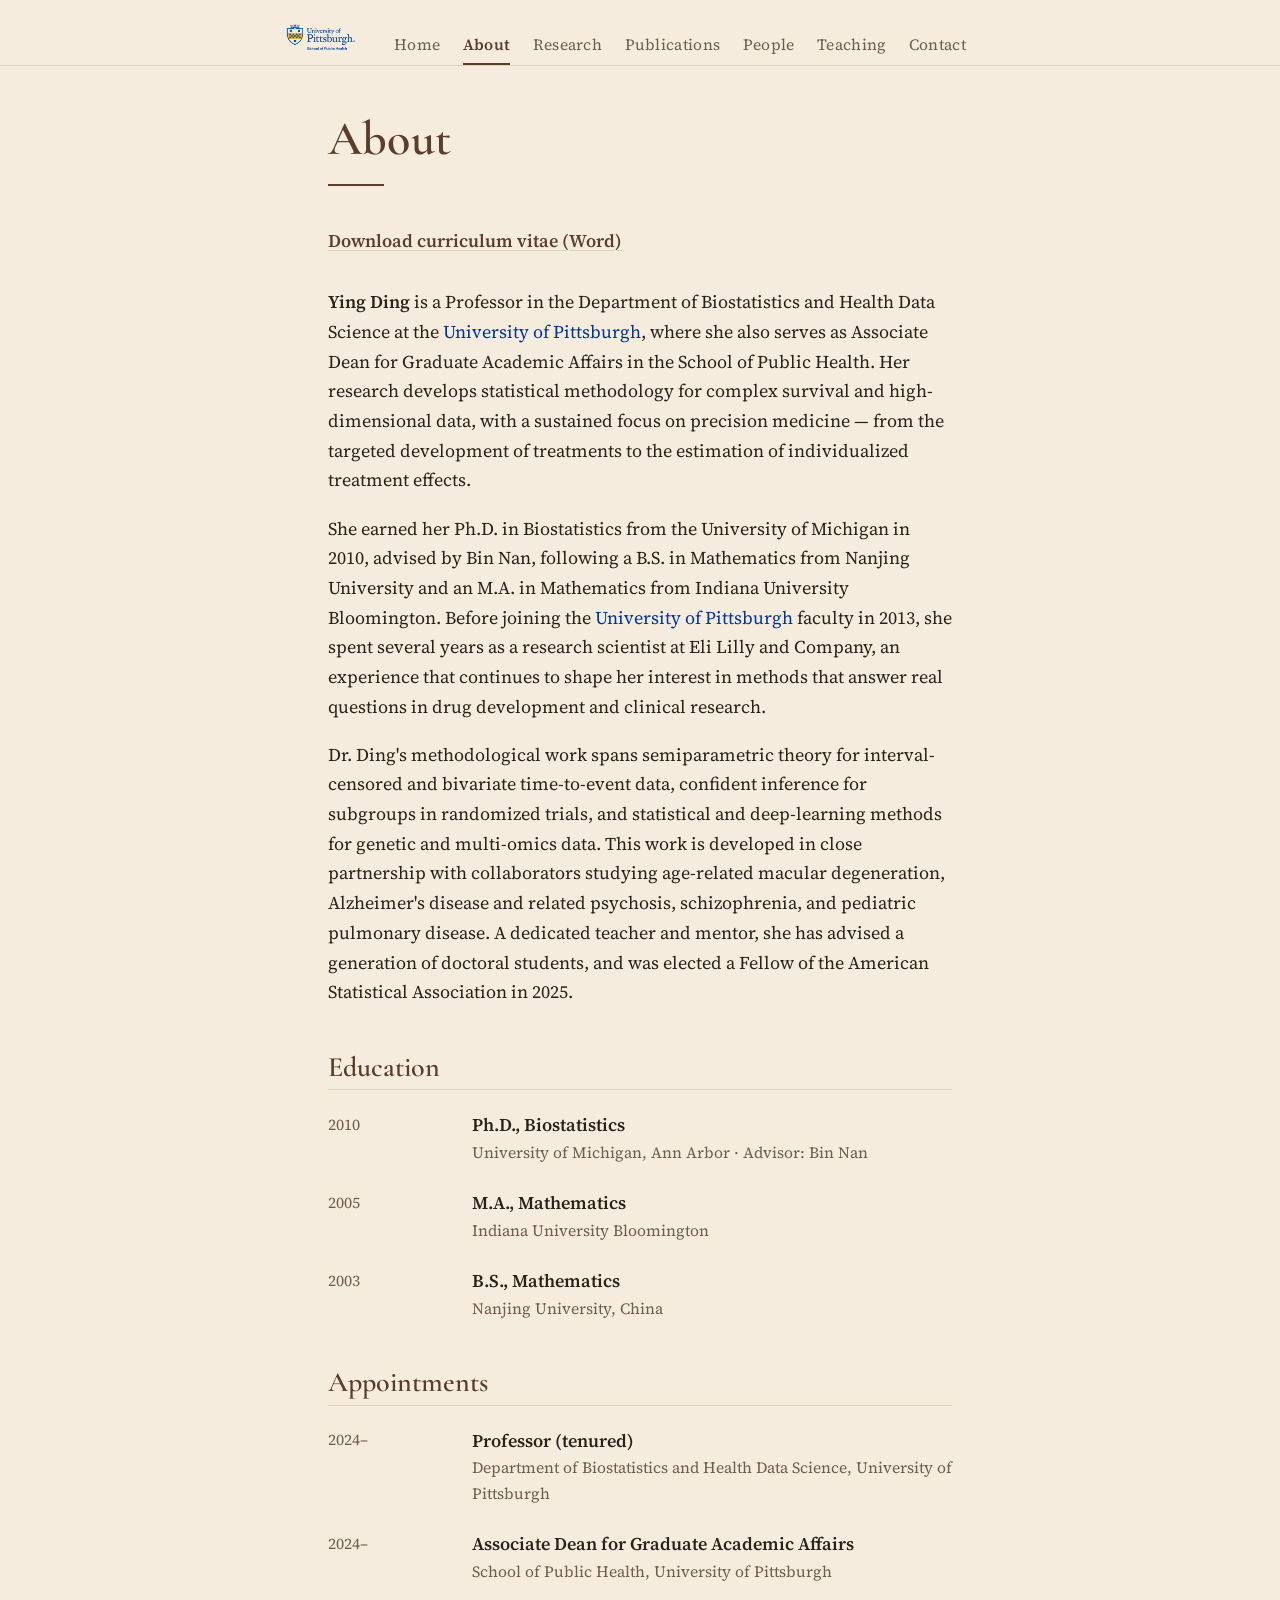
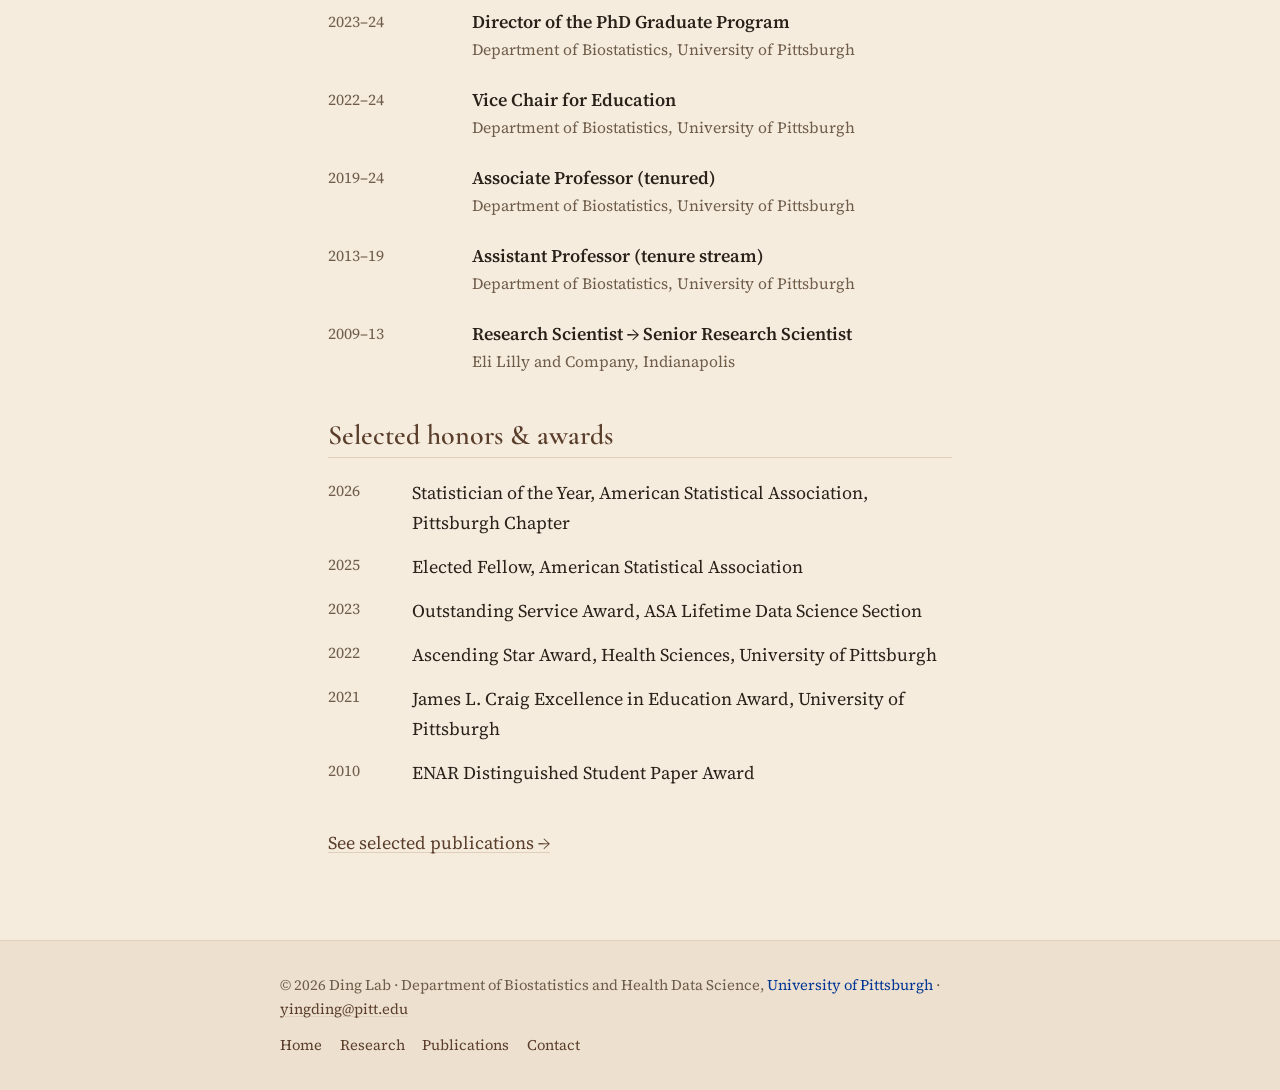
<file: about.html>
<!DOCTYPE html>
<html lang="en">
<head>
  <meta charset="utf-8">
  <meta name="viewport" content="width=device-width, initial-scale=1">
  <title>About — Ding Lab</title>
  <meta name="description" content="Biography, education, and academic appointments of Ying Ding, Professor of Biostatistics and Health Data Science at the University of Pittsburgh.">
  <link rel="preconnect" href="https://fonts.googleapis.com">
  <link rel="preconnect" href="https://fonts.gstatic.com" crossorigin>
  <link rel="stylesheet" href="https://fonts.googleapis.com/css2?family=Cormorant+Garamond:ital,wght@0,500;0,600;1,500;1,600&family=Source+Serif+4:ital,wght@0,400;0,600;1,400&display=swap">
  <link rel="stylesheet" href="assets/css/style.css">
</head>
<body>
  <a class="skip-link" href="#main">Skip to content</a>

  <!-- ===== SHARED HEADER — keep identical across all pages (only aria-current moves) ===== -->
  <header class="site-header">
    <div class="wrap site-header-inner">
      <img class="site-badge" src="assets/img/School_of_Public_Health.png" alt="University of Pittsburgh School of Public Health">
      <nav class="main-nav" aria-label="Primary">
        <ul>
          <li><a href="index.html">Home</a></li>
          <li><a href="about.html" aria-current="page">About</a></li>
          <li><a href="research.html">Research</a></li>
          <li><a href="publications.html">Publications</a></li>
          <li><a href="people.html">People</a></li>
          <li><a href="teaching.html">Teaching</a></li>
          <li><a href="contact.html">Contact</a></li>
        </ul>
      </nav>
    </div>
  </header>
  <!-- ===== /SHARED HEADER ===== -->

  <main id="main">
    <div class="page-header">
      <h1 class="page-title">About</h1>
      <hr class="rule">
    </div>

    <!-- TODO: this links the Word CV. If you export a PDF, save it as
         assets/Ding_Ying_CV_2026.pdf and change the href + label below to "(PDF)". -->
    <p class="cv-line"><a href="assets/Ding_Ying_CV_2026.docx">Download curriculum vitae (Word)</a></p>

    <section aria-label="Biography">
      <!-- TODO: review the biography below for accuracy and voice; edit freely. -->
      <p><strong>Ying Ding</strong> is a Professor in the Department of Biostatistics and Health Data
      Science at the <span class="pitt">University of Pittsburgh</span>, where she also serves as
      Associate Dean for Graduate Academic Affairs in the School of Public Health. Her research
      develops statistical methodology for complex survival and high-dimensional data, with a
      sustained focus on precision medicine &mdash; from the targeted development of treatments to the
      estimation of individualized treatment effects.</p>

      <p>She earned her Ph.D. in Biostatistics from the University of Michigan in 2010, advised by
      Bin Nan, following a B.S. in Mathematics from Nanjing University and an M.A. in Mathematics
      from Indiana University Bloomington. Before joining the <span class="pitt">University of
      Pittsburgh</span> faculty in 2013, she spent several years as a research scientist at Eli Lilly
      and Company, an experience that continues to shape her interest in methods that answer real
      questions in drug development and clinical research.</p>

      <p>Dr. Ding's methodological work spans semiparametric theory for interval-censored and
      bivariate time-to-event data, confident inference for subgroups in randomized trials, and
      statistical and deep-learning methods for genetic and multi-omics data. This work is developed
      in close partnership with collaborators studying age-related macular degeneration, Alzheimer's
      disease and related psychosis, schizophrenia, and pediatric pulmonary disease. A dedicated
      teacher and mentor, she has advised a generation of doctoral students, and was elected a Fellow
      of the American Statistical Association in 2025.</p>
    </section>

    <section aria-labelledby="education-heading">
      <h2 id="education-heading">Education</h2>
      <div class="cv-list">
        <div class="cv-item">
          <span class="cv-when">2010</span>
          <p class="cv-what"><span class="cv-role">Ph.D., Biostatistics</span>
            <span class="cv-where">University of Michigan, Ann Arbor &middot; Advisor: Bin Nan</span></p>
        </div>
        <div class="cv-item">
          <span class="cv-when">2005</span>
          <p class="cv-what"><span class="cv-role">M.A., Mathematics</span>
            <span class="cv-where">Indiana University Bloomington</span></p>
        </div>
        <div class="cv-item">
          <span class="cv-when">2003</span>
          <p class="cv-what"><span class="cv-role">B.S., Mathematics</span>
            <span class="cv-where">Nanjing University, China</span></p>
        </div>
      </div>
    </section>

    <section aria-labelledby="appointments-heading">
      <h2 id="appointments-heading">Appointments</h2>
      <div class="cv-list">
        <div class="cv-item">
          <span class="cv-when">2024&ndash;</span>
          <p class="cv-what"><span class="cv-role">Professor (tenured)</span>
            <span class="cv-where">Department of Biostatistics and Health Data Science, University of Pittsburgh</span></p>
        </div>
        <div class="cv-item">
          <span class="cv-when">2024&ndash;</span>
          <p class="cv-what"><span class="cv-role">Associate Dean for Graduate Academic Affairs</span>
            <span class="cv-where">School of Public Health, University of Pittsburgh</span></p>
        </div>
        <div class="cv-item">
          <span class="cv-when">2023&ndash;24</span>
          <p class="cv-what"><span class="cv-role">Director of the PhD Graduate Program</span>
            <span class="cv-where">Department of Biostatistics, University of Pittsburgh</span></p>
        </div>
        <div class="cv-item">
          <span class="cv-when">2022&ndash;24</span>
          <p class="cv-what"><span class="cv-role">Vice Chair for Education</span>
            <span class="cv-where">Department of Biostatistics, University of Pittsburgh</span></p>
        </div>
        <div class="cv-item">
          <span class="cv-when">2019&ndash;24</span>
          <p class="cv-what"><span class="cv-role">Associate Professor (tenured)</span>
            <span class="cv-where">Department of Biostatistics, University of Pittsburgh</span></p>
        </div>
        <div class="cv-item">
          <span class="cv-when">2013&ndash;19</span>
          <p class="cv-what"><span class="cv-role">Assistant Professor (tenure stream)</span>
            <span class="cv-where">Department of Biostatistics, University of Pittsburgh</span></p>
        </div>
        <div class="cv-item">
          <span class="cv-when">2009&ndash;13</span>
          <p class="cv-what"><span class="cv-role">Research Scientist &rarr; Senior Research Scientist</span>
            <span class="cv-where">Eli Lilly and Company, Indianapolis</span></p>
        </div>
      </div>
    </section>

    <section aria-labelledby="honors-heading">
      <h2 id="honors-heading">Selected honors &amp; awards</h2>
      <!-- TODO: add or prune awards as desired; full list in CV. -->
      <ul class="stack-list">
        <li><span class="yr">2026</span><span>Statistician of the Year, American Statistical Association, Pittsburgh Chapter</span></li>
        <li><span class="yr">2025</span><span>Elected Fellow, American Statistical Association</span></li>
        <li><span class="yr">2023</span><span>Outstanding Service Award, ASA Lifetime Data Science Section</span></li>
        <li><span class="yr">2022</span><span>Ascending Star Award, Health Sciences, University of Pittsburgh</span></li>
        <li><span class="yr">2021</span><span>James L. Craig Excellence in Education Award, University of Pittsburgh</span></li>
        <li><span class="yr">2010</span><span>ENAR Distinguished Student Paper Award</span></li>
      </ul>
    </section>

    <p style="margin-top:2.5rem;"><a href="publications.html">See selected publications &rarr;</a></p>
  </main>

  <!-- ===== SHARED FOOTER — keep identical across all pages ===== -->
  <footer class="site-footer">
    <div class="wrap foot-inner">
      <!-- TODO: update the year (or wire up a small script) -->
      <p>&copy; 2026 Ding Lab &middot; Department of Biostatistics and Health Data Science, <span class="pitt">University of Pittsburgh</span> &middot; <a href="mailto:yingding@pitt.edu">yingding@pitt.edu</a></p>
      <nav aria-label="Footer">
        <ul>
          <li><a href="index.html">Home</a></li>
          <li><a href="research.html">Research</a></li>
          <li><a href="publications.html">Publications</a></li>
          <li><a href="contact.html">Contact</a></li>
        </ul>
      </nav>
    </div>
  </footer>
  <!-- ===== /SHARED FOOTER ===== -->
</body>
</html>
</file>
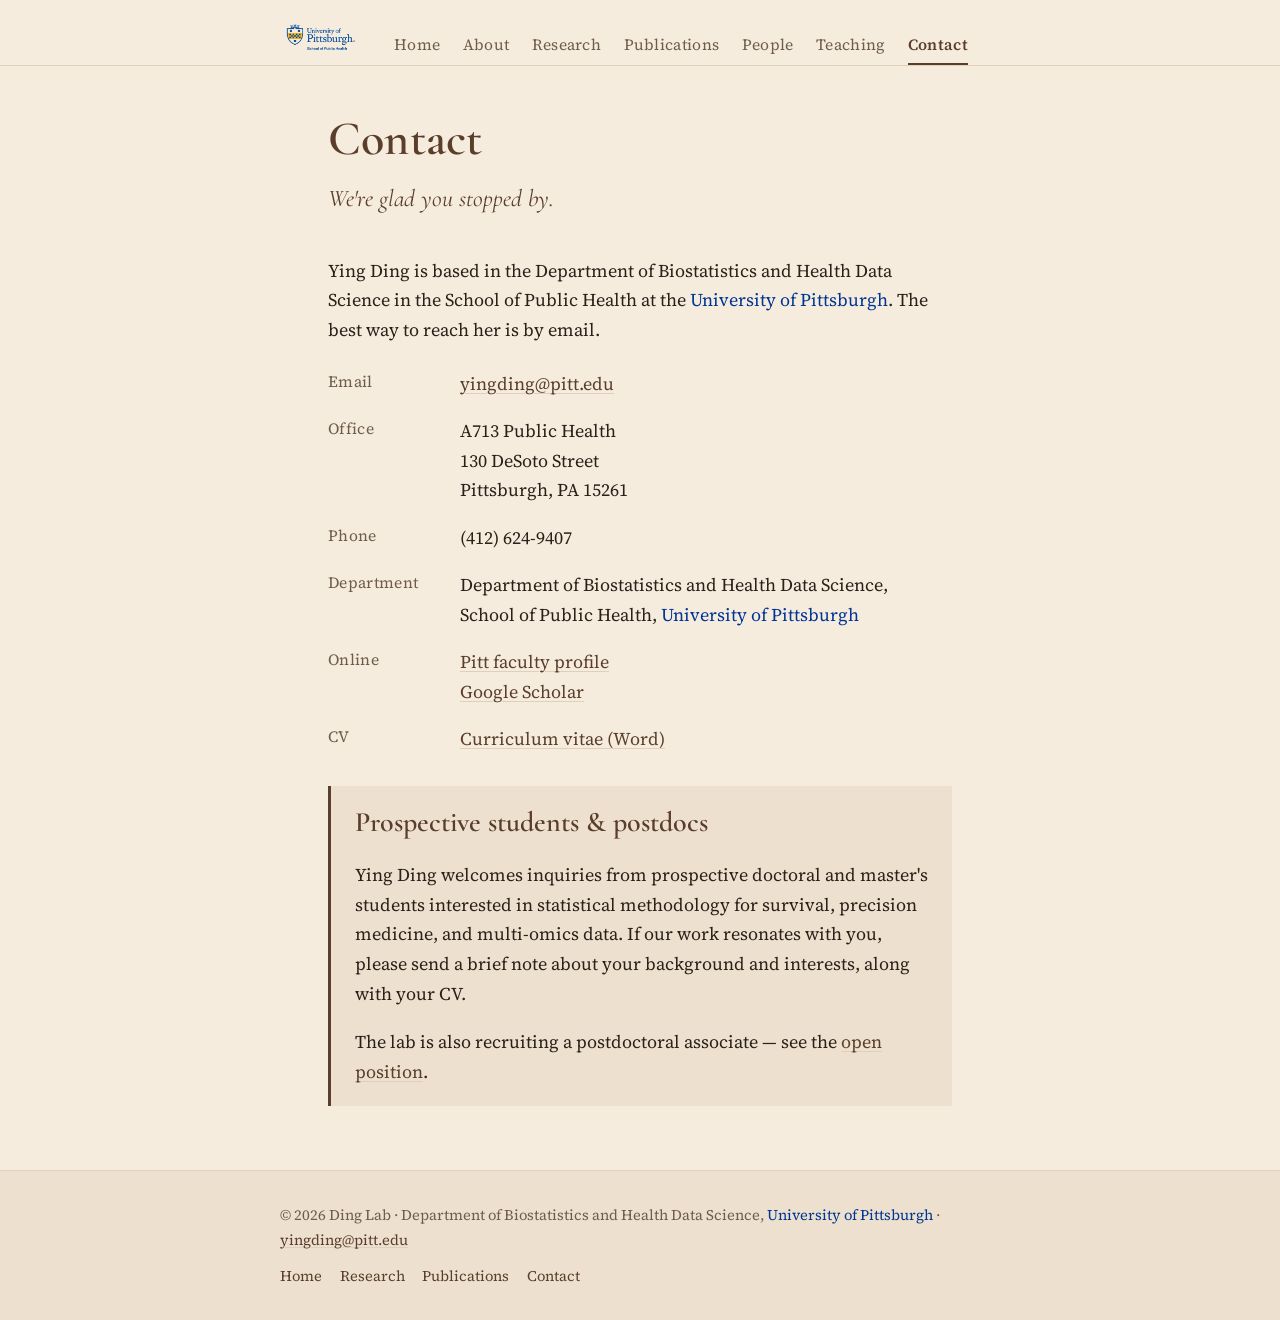
<file: contact.html>
<!DOCTYPE html>
<html lang="en">
<head>
  <meta charset="utf-8">
  <meta name="viewport" content="width=device-width, initial-scale=1">
  <title>Contact — Ding Lab</title>
  <meta name="description" content="Contact Ying Ding, Department of Biostatistics and Health Data Science, University of Pittsburgh — email, office, and department affiliation.">
  <link rel="preconnect" href="https://fonts.googleapis.com">
  <link rel="preconnect" href="https://fonts.gstatic.com" crossorigin>
  <link rel="stylesheet" href="https://fonts.googleapis.com/css2?family=Cormorant+Garamond:ital,wght@0,500;0,600;1,500;1,600&family=Source+Serif+4:ital,wght@0,400;0,600;1,400&display=swap">
  <link rel="stylesheet" href="assets/css/style.css">
</head>
<body>
  <a class="skip-link" href="#main">Skip to content</a>

  <!-- ===== SHARED HEADER — keep identical across all pages (only aria-current moves) ===== -->
  <header class="site-header">
    <div class="wrap site-header-inner">
      <img class="site-badge" src="assets/img/School_of_Public_Health.png" alt="University of Pittsburgh School of Public Health">
      <nav class="main-nav" aria-label="Primary">
        <ul>
          <li><a href="index.html">Home</a></li>
          <li><a href="about.html">About</a></li>
          <li><a href="research.html">Research</a></li>
          <li><a href="publications.html">Publications</a></li>
          <li><a href="people.html">People</a></li>
          <li><a href="teaching.html">Teaching</a></li>
          <li><a href="contact.html" aria-current="page">Contact</a></li>
        </ul>
      </nav>
    </div>
  </header>
  <!-- ===== /SHARED HEADER ===== -->

  <main id="main">
    <div class="page-header">
      <h1 class="page-title">Contact</h1>
      <p class="lead-italic">We're glad you stopped by.</p>
    </div>

    <section aria-label="Contact details">
      <p>Ying Ding is based in the Department of Biostatistics and Health Data Science in the School
      of Public Health at the <span class="pitt">University of Pittsburgh</span>. The best way to
      reach her is by email.</p>

      <div class="contact-list">
        <div class="c-row">
          <span class="c-label">Email</span>
          <p class="c-value"><a href="mailto:yingding@pitt.edu">yingding@pitt.edu</a></p>
        </div>
        <div class="c-row">
          <span class="c-label">Office</span>
          <p class="c-value">A713 Public Health<br>130 DeSoto Street<br>Pittsburgh, PA 15261</p>
        </div>
        <div class="c-row">
          <span class="c-label">Phone</span>
          <p class="c-value">(412) 624-9407</p>
        </div>
        <div class="c-row">
          <span class="c-label">Department</span>
          <p class="c-value">Department of Biostatistics and Health Data Science,<br>School of Public Health, <span class="pitt">University of Pittsburgh</span></p>
        </div>
        <div class="c-row">
          <span class="c-label">Online</span>
          <p class="c-value">
            <a href="https://www.publichealth.pitt.edu/directory/ying-ding">Pitt faculty profile</a><br>
            <a href="https://scholar.google.com/citations?user=g1oszqIAAAAJ&amp;hl=en">Google Scholar</a>
          </p>
        </div>
        <div class="c-row">
          <span class="c-label">CV</span>
          <!-- TODO: swap to a PDF when available (see note on the About page). -->
          <p class="c-value"><a href="assets/Ding_Ying_CV_2026.docx">Curriculum vitae (Word)</a></p>
        </div>
      </div>
    </section>

    <div class="callout">
      <h2>Prospective students &amp; postdocs</h2>
      <!-- TODO: tailor this note; adjust for how Dr. Ding prefers to be contacted. -->
      <p>Ying Ding welcomes inquiries from prospective doctoral and master's students interested in
      statistical methodology for survival, precision medicine, and multi-omics data. If our work
      resonates with you, please send a brief note about your background and interests, along with
      your CV.</p>
      <p>The lab is also recruiting a postdoctoral associate &mdash; see the
      <a href="people.html#openings">open position</a>.</p>
    </div>
  </main>

  <!-- ===== SHARED FOOTER — keep identical across all pages ===== -->
  <footer class="site-footer">
    <div class="wrap foot-inner">
      <!-- TODO: update the year (or wire up a small script) -->
      <p>&copy; 2026 Ding Lab &middot; Department of Biostatistics and Health Data Science, <span class="pitt">University of Pittsburgh</span> &middot; <a href="mailto:yingding@pitt.edu">yingding@pitt.edu</a></p>
      <nav aria-label="Footer">
        <ul>
          <li><a href="index.html">Home</a></li>
          <li><a href="research.html">Research</a></li>
          <li><a href="publications.html">Publications</a></li>
          <li><a href="contact.html">Contact</a></li>
        </ul>
      </nav>
    </div>
  </footer>
  <!-- ===== /SHARED FOOTER ===== -->
</body>
</html>
</file>
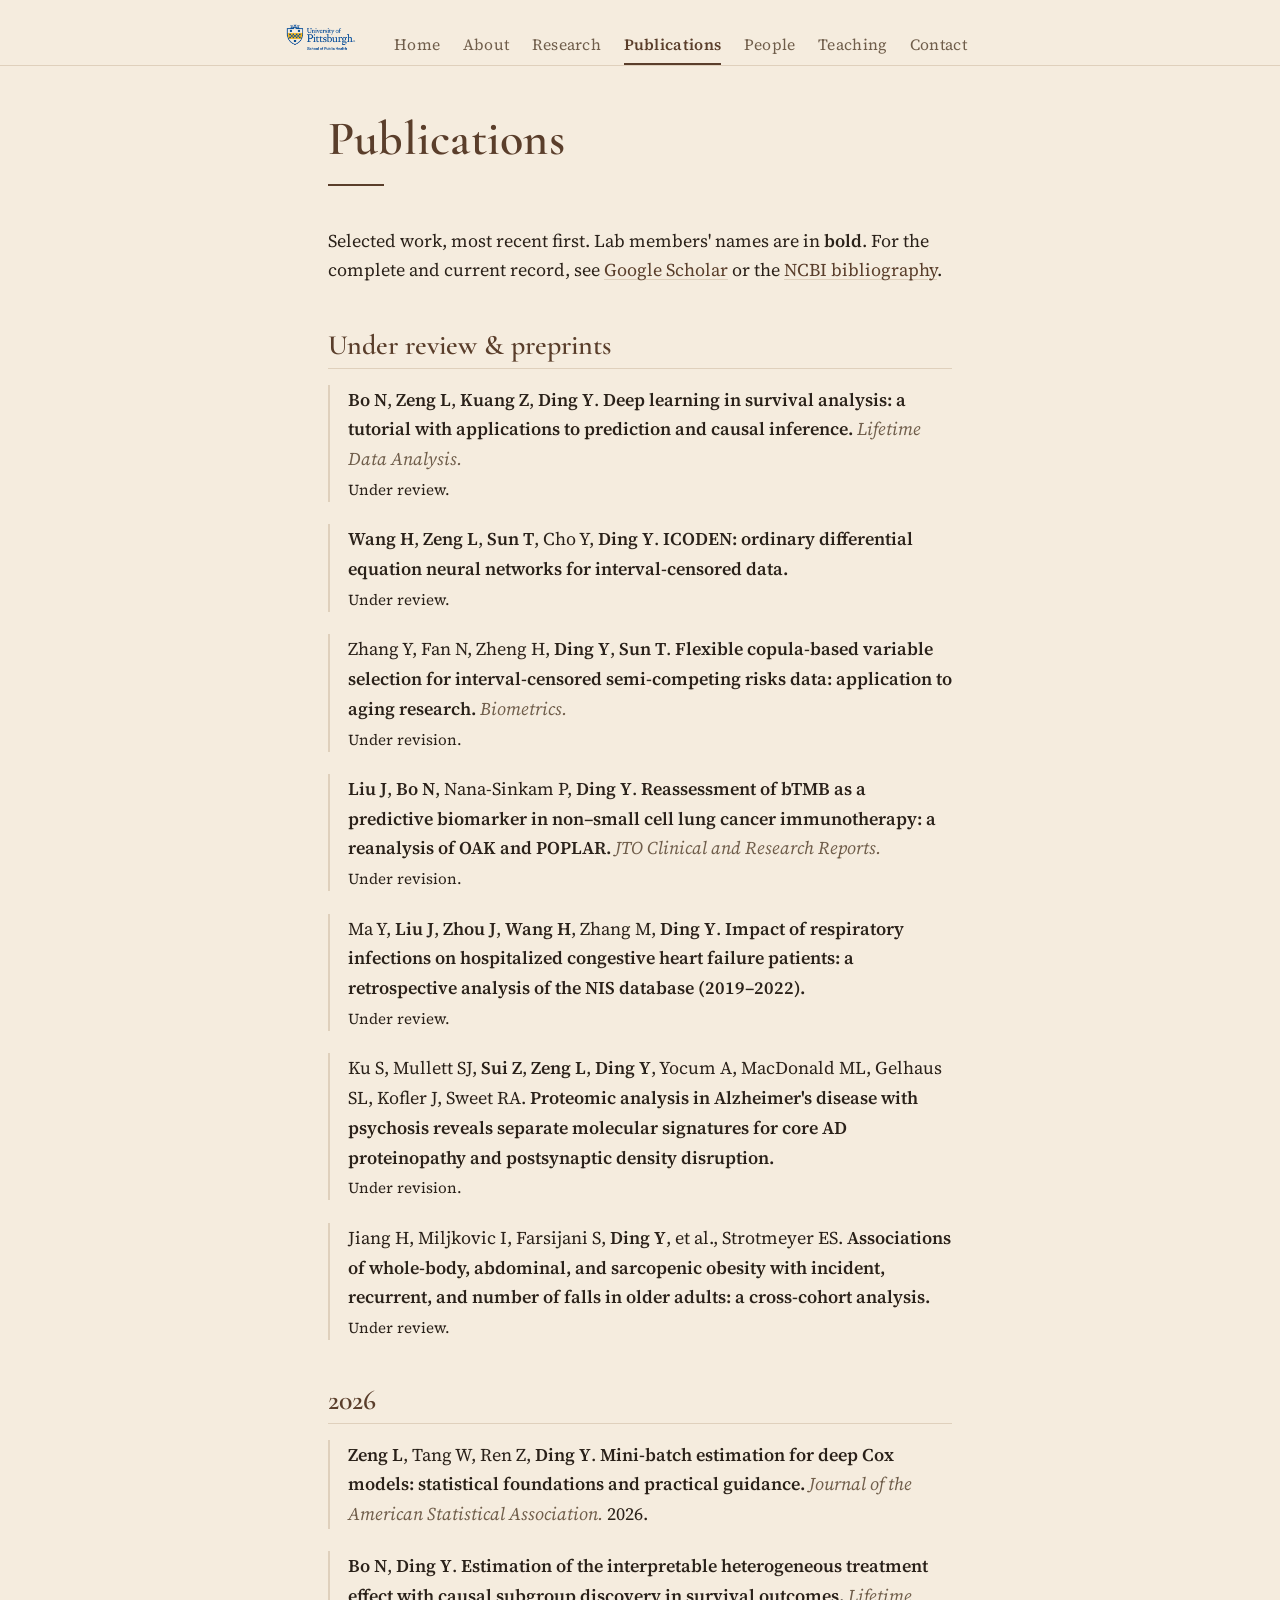
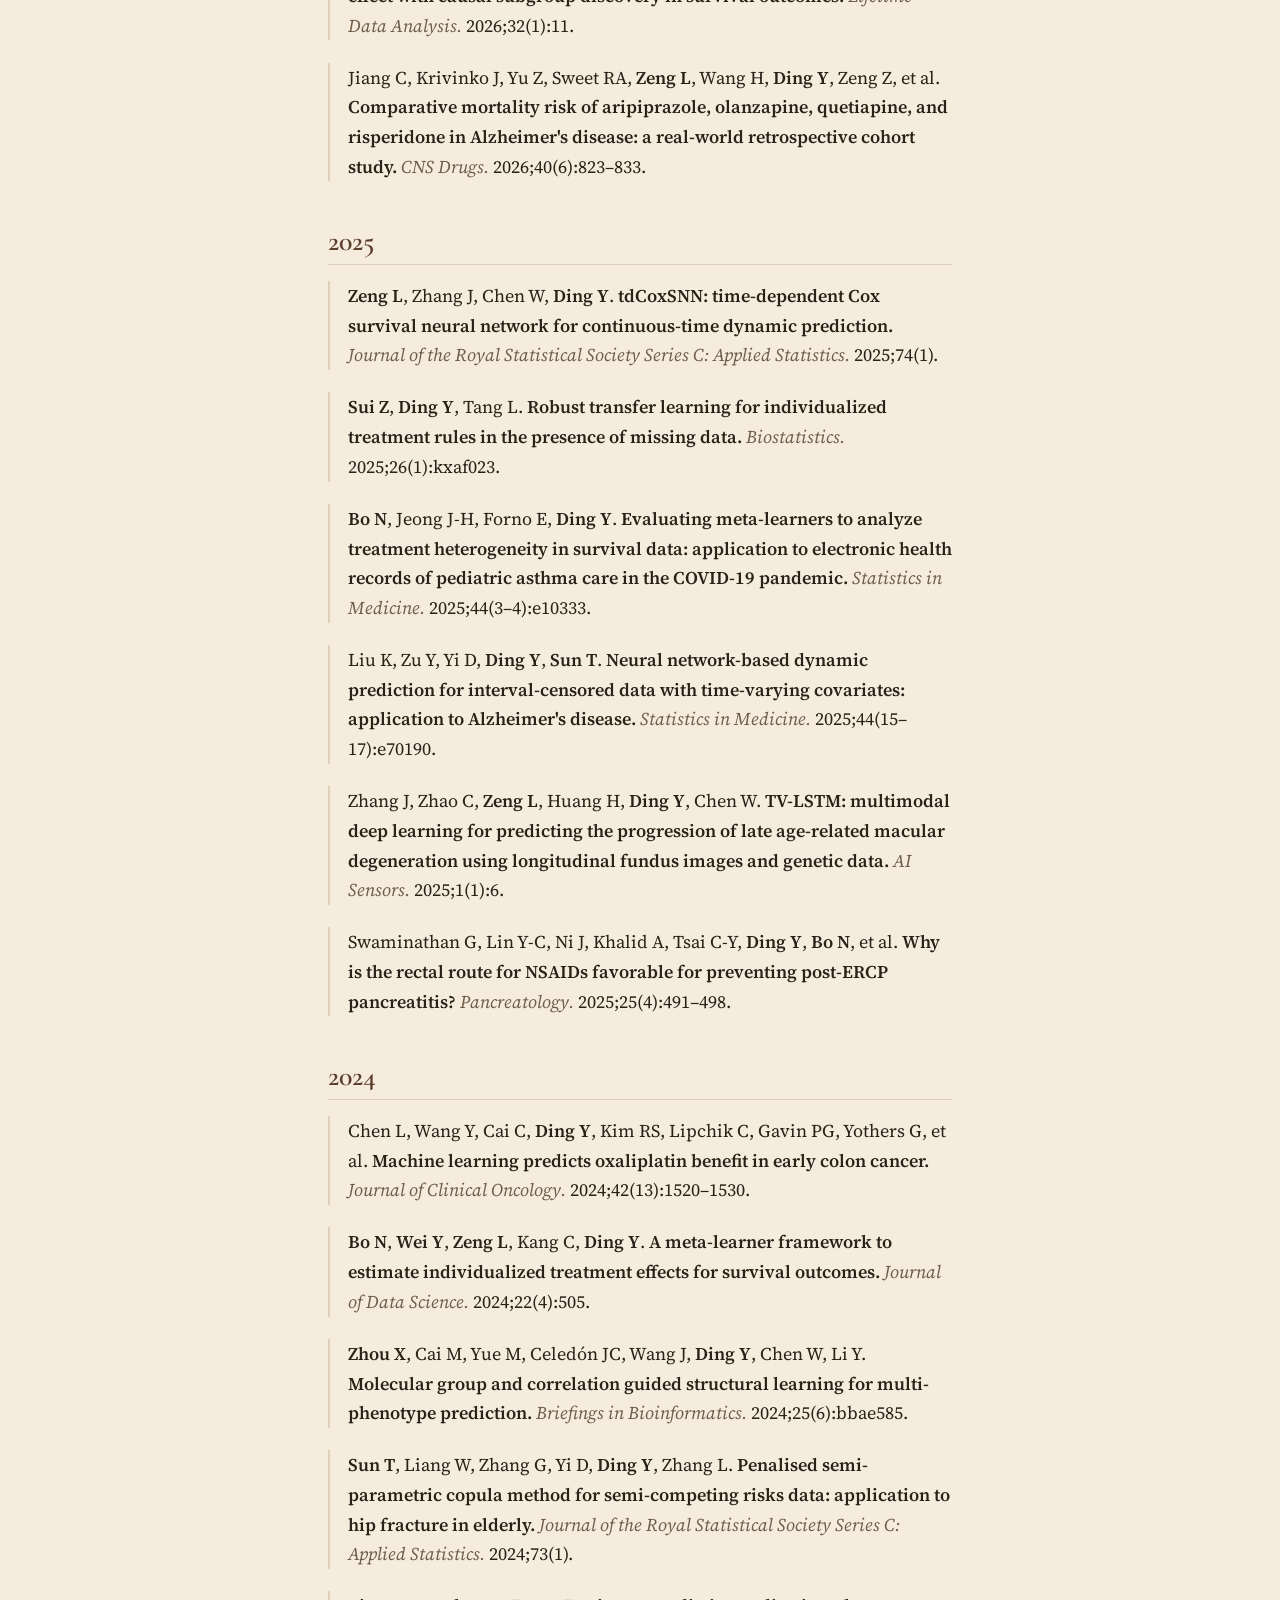
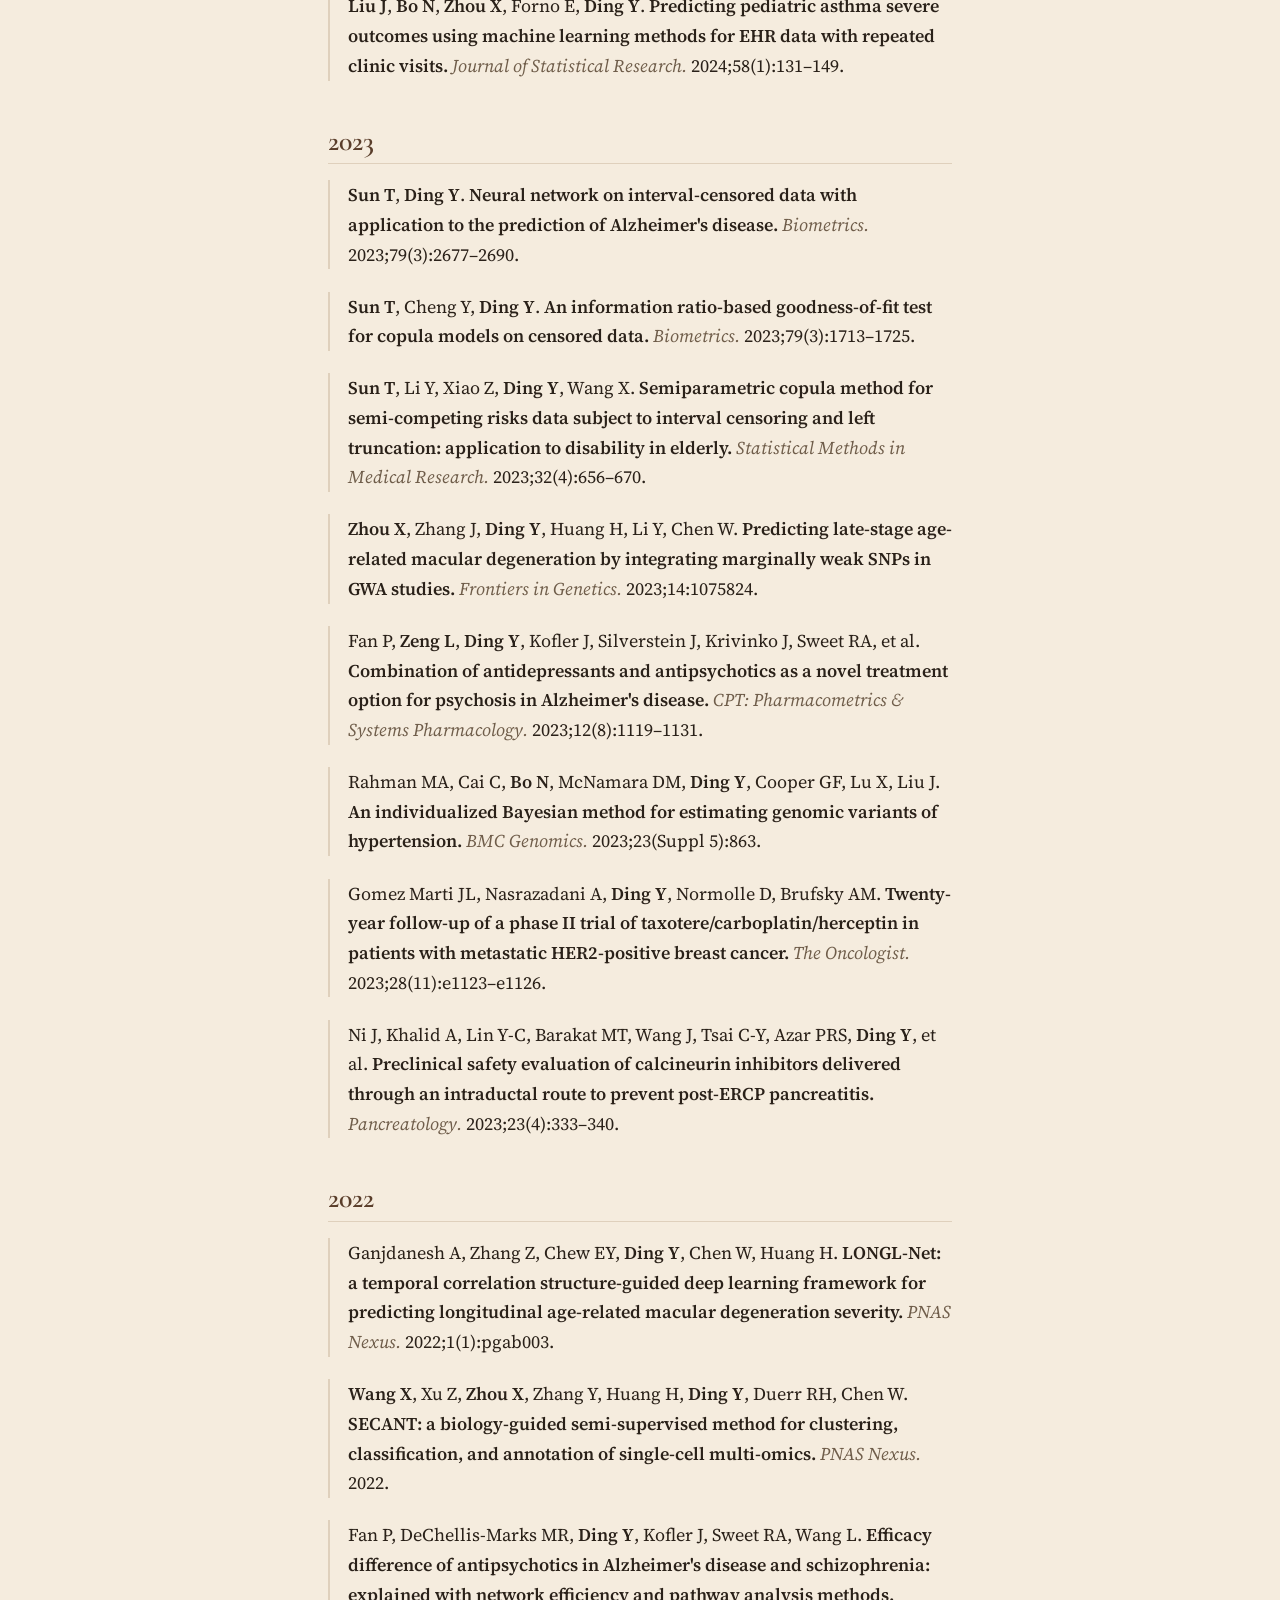
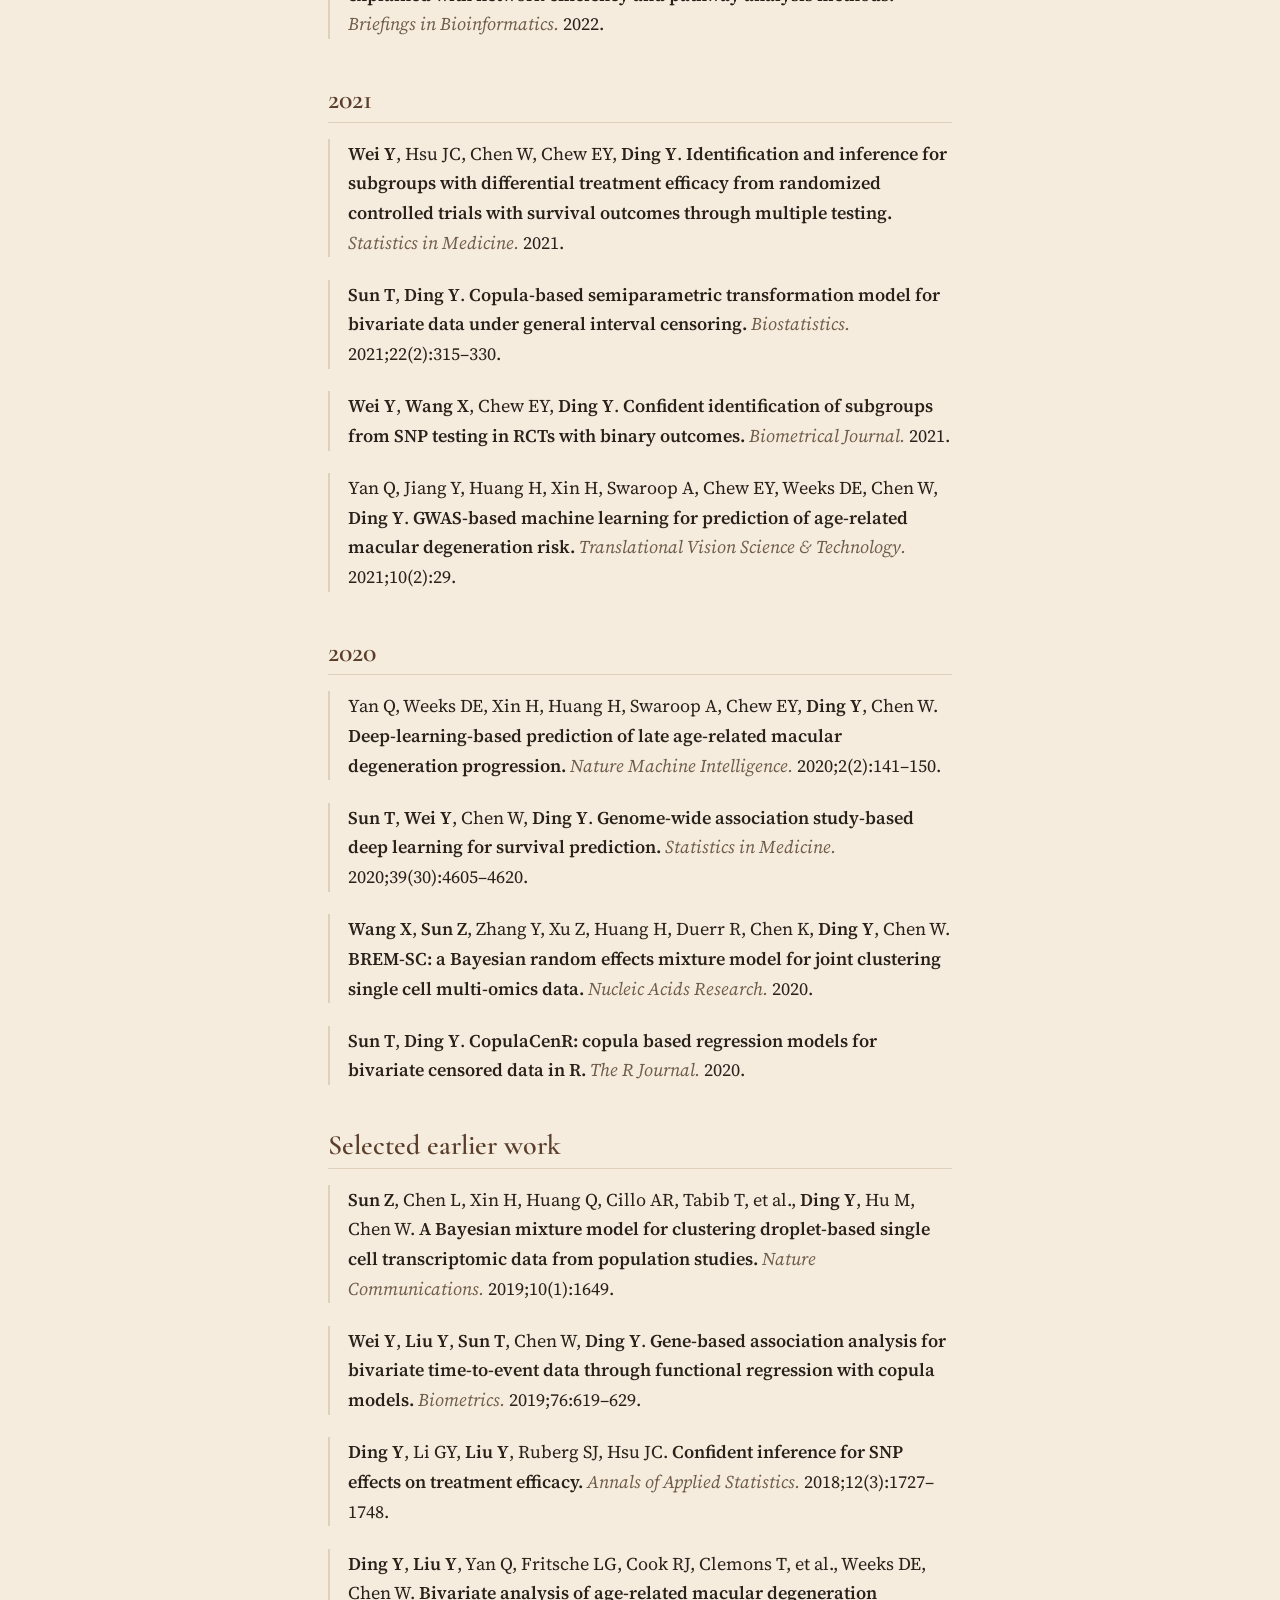
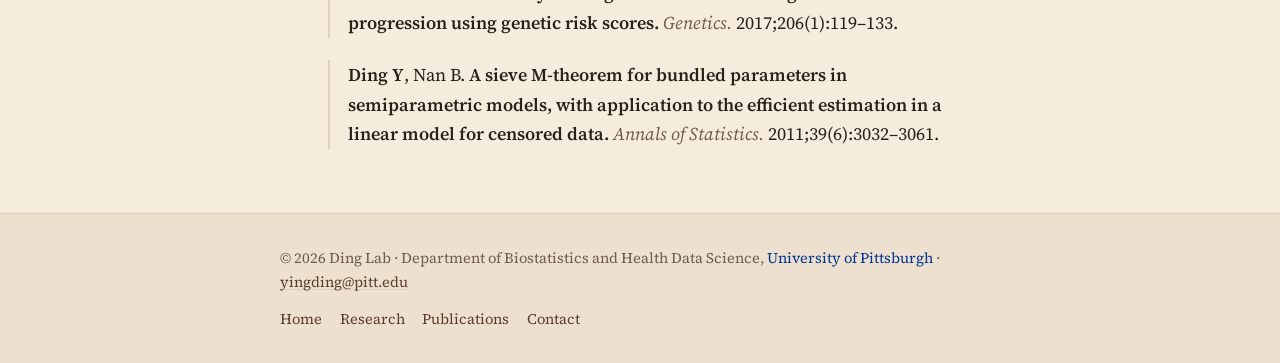
<file: publications.html>
<!DOCTYPE html>
<html lang="en">
<head>
  <meta charset="utf-8">
  <meta name="viewport" content="width=device-width, initial-scale=1">
  <title>Publications — Ding Lab</title>
  <meta name="description" content="Selected publications from the Ding Lab at the University of Pittsburgh, in biostatistics methodology and interdisciplinary collaboration.">
  <link rel="preconnect" href="https://fonts.googleapis.com">
  <link rel="preconnect" href="https://fonts.gstatic.com" crossorigin>
  <link rel="stylesheet" href="https://fonts.googleapis.com/css2?family=Cormorant+Garamond:ital,wght@0,500;0,600;1,500;1,600&family=Source+Serif+4:ital,wght@0,400;0,600;1,400&display=swap">
  <link rel="stylesheet" href="assets/css/style.css">
</head>
<body>
  <a class="skip-link" href="#main">Skip to content</a>

  <!-- ===== SHARED HEADER — keep identical across all pages (only aria-current moves) ===== -->
  <header class="site-header">
    <div class="wrap site-header-inner">
      <img class="site-badge" src="assets/img/School_of_Public_Health.png" alt="University of Pittsburgh School of Public Health">
      <nav class="main-nav" aria-label="Primary">
        <ul>
          <li><a href="index.html">Home</a></li>
          <li><a href="about.html">About</a></li>
          <li><a href="research.html">Research</a></li>
          <li><a href="publications.html" aria-current="page">Publications</a></li>
          <li><a href="people.html">People</a></li>
          <li><a href="teaching.html">Teaching</a></li>
          <li><a href="contact.html">Contact</a></li>
        </ul>
      </nav>
    </div>
  </header>
  <!-- ===== /SHARED HEADER ===== -->

  <main id="main">
    <div class="page-header">
      <h1 class="page-title">Publications</h1>
      <hr class="rule">
    </div>

    <!-- TODO: Compiled from Google Scholar in July 2026. This list is *selected*, not exhaustive —
         conference abstracts and preprints are omitted, and papers where Ding was not clearly
         listed among the authors were left out and may need adding. Scholar is not always
         accurate: please spot-check years, volumes, and author order. -->
    <section aria-label="Overview">
      <p>Selected work, most recent first. Lab members' names are in <strong>bold</strong>.
      For the complete and current record, see
      <a href="https://scholar.google.com/citations?user=g1oszqIAAAAJ&amp;hl=en">Google&nbsp;Scholar</a>
      or the
      <a href="https://www.ncbi.nlm.nih.gov/sites/myncbi/1f510URSbxjQh/bibliography/47222780/public/?sort=date&amp;direction=ascending">NCBI&nbsp;bibliography</a>.</p>
    </section>

    <section aria-labelledby="under-review">
      <h2 class="pub-year" id="under-review">Under review &amp; preprints</h2>
      <!-- TODO: from the CV's "Submitted or Preprint" list (June 2026). Move each entry into the
           matching year above, with its DOI, once it is published. -->
      <ul class="pub-list">
        <li>
          <strong>Bo N</strong>, <strong>Zeng L</strong>, <strong>Kuang Z</strong>, <strong>Ding Y</strong>.
          <span class="pub-title">Deep learning in survival analysis: a tutorial with applications to prediction and causal inference.</span>
          <span class="pub-venue">Lifetime Data Analysis.</span>
          <span class="pub-meta">Under review.</span>
        </li>
        <li>
          <strong>Wang H</strong>, <strong>Zeng L</strong>, <strong>Sun T</strong>, Cho Y, <strong>Ding Y</strong>.
          <span class="pub-title">ICODEN: ordinary differential equation neural networks for interval-censored data.</span>
          <span class="pub-meta">Under review.</span>
        </li>
        <li>
          Zhang Y, Fan N, Zheng H, <strong>Ding Y</strong>, <strong>Sun T</strong>.
          <span class="pub-title">Flexible copula-based variable selection for interval-censored semi-competing risks data: application to aging research.</span>
          <span class="pub-venue">Biometrics.</span>
          <span class="pub-meta">Under revision.</span>
        </li>
        <li>
          <strong>Liu J</strong>, <strong>Bo N</strong>, Nana-Sinkam P, <strong>Ding Y</strong>.
          <span class="pub-title">Reassessment of bTMB as a predictive biomarker in non&ndash;small cell lung cancer immunotherapy: a reanalysis of OAK and POPLAR.</span>
          <span class="pub-venue">JTO Clinical and Research Reports.</span>
          <span class="pub-meta">Under revision.</span>
        </li>
        <li>
          Ma Y, <strong>Liu J</strong>, <strong>Zhou J</strong>, <strong>Wang H</strong>, Zhang M, <strong>Ding Y</strong>.
          <span class="pub-title">Impact of respiratory infections on hospitalized congestive heart failure patients: a retrospective analysis of the NIS database (2019&ndash;2022).</span>
          <span class="pub-meta">Under review.</span>
        </li>
        <li>
          Ku S, Mullett SJ, <strong>Sui Z</strong>, <strong>Zeng L</strong>, <strong>Ding Y</strong>, Yocum A, MacDonald ML, Gelhaus SL, Kofler J, Sweet RA.
          <span class="pub-title">Proteomic analysis in Alzheimer's disease with psychosis reveals separate molecular signatures for core AD proteinopathy and postsynaptic density disruption.</span>
          <span class="pub-meta">Under revision.</span>
        </li>
        <li>
          Jiang H, Miljkovic I, Farsijani S, <strong>Ding Y</strong>, et al., Strotmeyer ES.
          <span class="pub-title">Associations of whole-body, abdominal, and sarcopenic obesity with incident, recurrent, and number of falls in older adults: a cross-cohort analysis.</span>
          <span class="pub-meta">Under review.</span>
        </li>
      </ul>
    </section>

    <section aria-labelledby="y2026">
      <h2 class="pub-year" id="y2026">2026</h2>
      <ul class="pub-list">
        <li>
          <strong>Zeng L</strong>, Tang W, Ren Z, <strong>Ding Y</strong>.
          <span class="pub-title">Mini-batch estimation for deep Cox models: statistical foundations and practical guidance.</span>
          <span class="pub-venue">Journal of the American Statistical Association.</span> 2026.
        </li>
        <li>
          <strong>Bo N</strong>, <strong>Ding Y</strong>.
          <span class="pub-title">Estimation of the interpretable heterogeneous treatment effect with causal subgroup discovery in survival outcomes.</span>
          <span class="pub-venue">Lifetime Data Analysis.</span> 2026;32(1):11.
        </li>
        <li>
          Jiang C, Krivinko J, Yu Z, Sweet RA, <strong>Zeng L</strong>, Wang H, <strong>Ding Y</strong>, Zeng Z, et al.
          <span class="pub-title">Comparative mortality risk of aripiprazole, olanzapine, quetiapine, and risperidone in Alzheimer's disease: a real-world retrospective cohort study.</span>
          <span class="pub-venue">CNS Drugs.</span> 2026;40(6):823&ndash;833.
        </li>
      </ul>
    </section>

    <section aria-labelledby="y2025">
      <h2 class="pub-year" id="y2025">2025</h2>
      <ul class="pub-list">
        <li>
          <strong>Zeng L</strong>, Zhang J, Chen W, <strong>Ding Y</strong>.
          <span class="pub-title">tdCoxSNN: time-dependent Cox survival neural network for continuous-time dynamic prediction.</span>
          <span class="pub-venue">Journal of the Royal Statistical Society Series C: Applied Statistics.</span> 2025;74(1).
        </li>
        <li>
          <strong>Sui Z</strong>, <strong>Ding Y</strong>, Tang L.
          <span class="pub-title">Robust transfer learning for individualized treatment rules in the presence of missing data.</span>
          <span class="pub-venue">Biostatistics.</span> 2025;26(1):kxaf023.
        </li>
        <li>
          <strong>Bo N</strong>, Jeong J-H, Forno E, <strong>Ding Y</strong>.
          <span class="pub-title">Evaluating meta-learners to analyze treatment heterogeneity in survival data: application to electronic health records of pediatric asthma care in the COVID-19 pandemic.</span>
          <span class="pub-venue">Statistics in Medicine.</span> 2025;44(3&ndash;4):e10333.
        </li>
        <li>
          Liu K, Zu Y, Yi D, <strong>Ding Y</strong>, <strong>Sun T</strong>.
          <span class="pub-title">Neural network-based dynamic prediction for interval-censored data with time-varying covariates: application to Alzheimer's disease.</span>
          <span class="pub-venue">Statistics in Medicine.</span> 2025;44(15&ndash;17):e70190.
        </li>
        <li>
          Zhang J, Zhao C, <strong>Zeng L</strong>, Huang H, <strong>Ding Y</strong>, Chen W.
          <span class="pub-title">TV-LSTM: multimodal deep learning for predicting the progression of late age-related macular degeneration using longitudinal fundus images and genetic data.</span>
          <span class="pub-venue">AI Sensors.</span> 2025;1(1):6.
        </li>
        <li>
          Swaminathan G, Lin Y-C, Ni J, Khalid A, Tsai C-Y, <strong>Ding Y</strong>, <strong>Bo N</strong>, et al.
          <span class="pub-title">Why is the rectal route for NSAIDs favorable for preventing post-ERCP pancreatitis?</span>
          <span class="pub-venue">Pancreatology.</span> 2025;25(4):491&ndash;498.
        </li>
      </ul>
    </section>

    <section aria-labelledby="y2024">
      <h2 class="pub-year" id="y2024">2024</h2>
      <ul class="pub-list">
        <li>
          Chen L, Wang Y, Cai C, <strong>Ding Y</strong>, Kim RS, Lipchik C, Gavin PG, Yothers G, et al.
          <span class="pub-title">Machine learning predicts oxaliplatin benefit in early colon cancer.</span>
          <span class="pub-venue">Journal of Clinical Oncology.</span> 2024;42(13):1520&ndash;1530.
        </li>
        <li>
          <strong>Bo N</strong>, <strong>Wei Y</strong>, <strong>Zeng L</strong>, Kang C, <strong>Ding Y</strong>.
          <span class="pub-title">A meta-learner framework to estimate individualized treatment effects for survival outcomes.</span>
          <span class="pub-venue">Journal of Data Science.</span> 2024;22(4):505.
        </li>
        <li>
          <strong>Zhou X</strong>, Cai M, Yue M, Celed&oacute;n JC, Wang J, <strong>Ding Y</strong>, Chen W, Li Y.
          <span class="pub-title">Molecular group and correlation guided structural learning for multi-phenotype prediction.</span>
          <span class="pub-venue">Briefings in Bioinformatics.</span> 2024;25(6):bbae585.
        </li>
        <li>
          <strong>Sun T</strong>, Liang W, Zhang G, Yi D, <strong>Ding Y</strong>, Zhang L.
          <span class="pub-title">Penalised semi-parametric copula method for semi-competing risks data: application to hip fracture in elderly.</span>
          <span class="pub-venue">Journal of the Royal Statistical Society Series C: Applied Statistics.</span> 2024;73(1).
        </li>
        <li>
          <strong>Liu J</strong>, <strong>Bo N</strong>, <strong>Zhou X</strong>, Forno E, <strong>Ding Y</strong>.
          <span class="pub-title">Predicting pediatric asthma severe outcomes using machine learning methods for EHR data with repeated clinic visits.</span>
          <span class="pub-venue">Journal of Statistical Research.</span> 2024;58(1):131&ndash;149.
        </li>
      </ul>
    </section>

    <section aria-labelledby="y2023">
      <h2 class="pub-year" id="y2023">2023</h2>
      <ul class="pub-list">
        <li>
          <strong>Sun T</strong>, <strong>Ding Y</strong>.
          <span class="pub-title">Neural network on interval-censored data with application to the prediction of Alzheimer's disease.</span>
          <span class="pub-venue">Biometrics.</span> 2023;79(3):2677&ndash;2690.
        </li>
        <li>
          <strong>Sun T</strong>, Cheng Y, <strong>Ding Y</strong>.
          <span class="pub-title">An information ratio-based goodness-of-fit test for copula models on censored data.</span>
          <span class="pub-venue">Biometrics.</span> 2023;79(3):1713&ndash;1725.
        </li>
        <li>
          <strong>Sun T</strong>, Li Y, Xiao Z, <strong>Ding Y</strong>, Wang X.
          <span class="pub-title">Semiparametric copula method for semi-competing risks data subject to interval censoring and left truncation: application to disability in elderly.</span>
          <span class="pub-venue">Statistical Methods in Medical Research.</span> 2023;32(4):656&ndash;670.
        </li>
        <li>
          <strong>Zhou X</strong>, Zhang J, <strong>Ding Y</strong>, Huang H, Li Y, Chen W.
          <span class="pub-title">Predicting late-stage age-related macular degeneration by integrating marginally weak SNPs in GWA studies.</span>
          <span class="pub-venue">Frontiers in Genetics.</span> 2023;14:1075824.
        </li>
        <li>
          Fan P, <strong>Zeng L</strong>, <strong>Ding Y</strong>, Kofler J, Silverstein J, Krivinko J, Sweet RA, et al.
          <span class="pub-title">Combination of antidepressants and antipsychotics as a novel treatment option for psychosis in Alzheimer's disease.</span>
          <span class="pub-venue">CPT: Pharmacometrics &amp; Systems Pharmacology.</span> 2023;12(8):1119&ndash;1131.
        </li>
        <li>
          Rahman MA, Cai C, <strong>Bo N</strong>, McNamara DM, <strong>Ding Y</strong>, Cooper GF, Lu X, Liu J.
          <span class="pub-title">An individualized Bayesian method for estimating genomic variants of hypertension.</span>
          <span class="pub-venue">BMC Genomics.</span> 2023;23(Suppl 5):863.
        </li>
        <li>
          Gomez Marti JL, Nasrazadani A, <strong>Ding Y</strong>, Normolle D, Brufsky AM.
          <span class="pub-title">Twenty-year follow-up of a phase II trial of taxotere/carboplatin/herceptin in patients with metastatic HER2-positive breast cancer.</span>
          <span class="pub-venue">The Oncologist.</span> 2023;28(11):e1123&ndash;e1126.
        </li>
        <li>
          Ni J, Khalid A, Lin Y-C, Barakat MT, Wang J, Tsai C-Y, Azar PRS, <strong>Ding Y</strong>, et al.
          <span class="pub-title">Preclinical safety evaluation of calcineurin inhibitors delivered through an intraductal route to prevent post-ERCP pancreatitis.</span>
          <span class="pub-venue">Pancreatology.</span> 2023;23(4):333&ndash;340.
        </li>
      </ul>
    </section>

    <section aria-labelledby="y2022">
      <h2 class="pub-year" id="y2022">2022</h2>
      <ul class="pub-list">
        <li>
          Ganjdanesh A, Zhang Z, Chew EY, <strong>Ding Y</strong>, Chen W, Huang H.
          <span class="pub-title">LONGL-Net: a temporal correlation structure-guided deep learning framework for predicting longitudinal age-related macular degeneration severity.</span>
          <span class="pub-venue">PNAS Nexus.</span> 2022;1(1):pgab003.
        </li>
        <li>
          <strong>Wang X</strong>, Xu Z, <strong>Zhou X</strong>, Zhang Y, Huang H, <strong>Ding Y</strong>, Duerr RH, Chen W.
          <span class="pub-title">SECANT: a biology-guided semi-supervised method for clustering, classification, and annotation of single-cell multi-omics.</span>
          <span class="pub-venue">PNAS Nexus.</span> 2022.
        </li>
        <li>
          Fan P, DeChellis-Marks MR, <strong>Ding Y</strong>, Kofler J, Sweet RA, Wang L.
          <span class="pub-title">Efficacy difference of antipsychotics in Alzheimer's disease and schizophrenia: explained with network efficiency and pathway analysis methods.</span>
          <span class="pub-venue">Briefings in Bioinformatics.</span> 2022.
        </li>
      </ul>
    </section>

    <section aria-labelledby="y2021">
      <h2 class="pub-year" id="y2021">2021</h2>
      <ul class="pub-list">
        <li>
          <strong>Wei Y</strong>, Hsu JC, Chen W, Chew EY, <strong>Ding Y</strong>.
          <span class="pub-title">Identification and inference for subgroups with differential treatment efficacy from randomized controlled trials with survival outcomes through multiple testing.</span>
          <span class="pub-venue">Statistics in Medicine.</span> 2021.
        </li>
        <li>
          <strong>Sun T</strong>, <strong>Ding Y</strong>.
          <span class="pub-title">Copula-based semiparametric transformation model for bivariate data under general interval censoring.</span>
          <span class="pub-venue">Biostatistics.</span> 2021;22(2):315&ndash;330.
        </li>
        <li>
          <strong>Wei Y</strong>, <strong>Wang X</strong>, Chew EY, <strong>Ding Y</strong>.
          <span class="pub-title">Confident identification of subgroups from SNP testing in RCTs with binary outcomes.</span>
          <span class="pub-venue">Biometrical Journal.</span> 2021.
        </li>
        <li>
          Yan Q, Jiang Y, Huang H, Xin H, Swaroop A, Chew EY, Weeks DE, Chen W, <strong>Ding Y</strong>.
          <span class="pub-title">GWAS-based machine learning for prediction of age-related macular degeneration risk.</span>
          <span class="pub-venue">Translational Vision Science &amp; Technology.</span> 2021;10(2):29.
        </li>
      </ul>
    </section>

    <section aria-labelledby="y2020">
      <h2 class="pub-year" id="y2020">2020</h2>
      <ul class="pub-list">
        <li>
          Yan Q, Weeks DE, Xin H, Huang H, Swaroop A, Chew EY, <strong>Ding Y</strong>, Chen W.
          <span class="pub-title">Deep-learning-based prediction of late age-related macular degeneration progression.</span>
          <span class="pub-venue">Nature Machine Intelligence.</span> 2020;2(2):141&ndash;150.
        </li>
        <li>
          <strong>Sun T</strong>, <strong>Wei Y</strong>, Chen W, <strong>Ding Y</strong>.
          <span class="pub-title">Genome-wide association study-based deep learning for survival prediction.</span>
          <span class="pub-venue">Statistics in Medicine.</span> 2020;39(30):4605&ndash;4620.
        </li>
        <li>
          <strong>Wang X</strong>, <strong>Sun Z</strong>, Zhang Y, Xu Z, Huang H, Duerr R, Chen K, <strong>Ding Y</strong>, Chen W.
          <span class="pub-title">BREM-SC: a Bayesian random effects mixture model for joint clustering single cell multi-omics data.</span>
          <span class="pub-venue">Nucleic Acids Research.</span> 2020.
        </li>
        <li>
          <strong>Sun T</strong>, <strong>Ding Y</strong>.
          <span class="pub-title">CopulaCenR: copula based regression models for bivariate censored data in R.</span>
          <span class="pub-venue">The R Journal.</span> 2020.
        </li>
      </ul>
    </section>

    <section aria-labelledby="yearlier">
      <h2 class="pub-year" id="yearlier">Selected earlier work</h2>
      <ul class="pub-list">
        <li>
          <strong>Sun Z</strong>, Chen L, Xin H, Huang Q, Cillo AR, Tabib T, et al., <strong>Ding Y</strong>, Hu M, Chen W.
          <span class="pub-title">A Bayesian mixture model for clustering droplet-based single cell transcriptomic data from population studies.</span>
          <span class="pub-venue">Nature Communications.</span> 2019;10(1):1649.
        </li>
        <li>
          <strong>Wei Y</strong>, <strong>Liu Y</strong>, <strong>Sun T</strong>, Chen W, <strong>Ding Y</strong>.
          <span class="pub-title">Gene-based association analysis for bivariate time-to-event data through functional regression with copula models.</span>
          <span class="pub-venue">Biometrics.</span> 2019;76:619&ndash;629.
        </li>
        <li>
          <strong>Ding Y</strong>, Li GY, <strong>Liu Y</strong>, Ruberg SJ, Hsu JC.
          <span class="pub-title">Confident inference for SNP effects on treatment efficacy.</span>
          <span class="pub-venue">Annals of Applied Statistics.</span> 2018;12(3):1727&ndash;1748.
        </li>
        <li>
          <strong>Ding Y</strong>, <strong>Liu Y</strong>, Yan Q, Fritsche LG, Cook RJ, Clemons T, et al., Weeks DE, Chen W.
          <span class="pub-title">Bivariate analysis of age-related macular degeneration progression using genetic risk scores.</span>
          <span class="pub-venue">Genetics.</span> 2017;206(1):119&ndash;133.
        </li>
        <li>
          <strong>Ding Y</strong>, Nan B.
          <span class="pub-title">A sieve M-theorem for bundled parameters in semiparametric models, with application to the efficient estimation in a linear model for censored data.</span>
          <span class="pub-venue">Annals of Statistics.</span> 2011;39(6):3032&ndash;3061.
        </li>
      </ul>
    </section>
  </main>

  <!-- ===== SHARED FOOTER — keep identical across all pages ===== -->
  <footer class="site-footer">
    <div class="wrap foot-inner">
      <!-- TODO: update the year (or wire up a small script) -->
      <p>&copy; 2026 Ding Lab &middot; Department of Biostatistics and Health Data Science, <span class="pitt">University of Pittsburgh</span> &middot; <a href="mailto:yingding@pitt.edu">yingding@pitt.edu</a></p>
      <nav aria-label="Footer">
        <ul>
          <li><a href="index.html">Home</a></li>
          <li><a href="research.html">Research</a></li>
          <li><a href="publications.html">Publications</a></li>
          <li><a href="contact.html">Contact</a></li>
        </ul>
      </nav>
    </div>
  </footer>
  <!-- ===== /SHARED FOOTER ===== -->
</body>
</html>
</file>
<file: assets/css/style.css>
/* ==========================================================================
   Ying Ding Lab — shared stylesheet
   Classical academic elegance with a warm, luxe register:
   "high-priced wood" — walnut/espresso browns on a soft warm-beige ground.
   Restrained on purpose. Edit palette below.
   ========================================================================== */

:root {
  /* Color palette (warm "wood + skin", AA-checked) */
  --bg:            #F5ECDE;  /* warm light beige page background */
  --bg-panel:      #EDE0CE;  /* soft warm sand: footer, callouts, headshot */
  --text:          #2A2119;  /* primary text, dark espresso */
  --text-muted:    #6F5D4A;  /* secondary text, warm taupe */
  --accent:        #5A3E2B;  /* walnut brown: headings, links, rules */
  --accent-dark:   #3E2A1C;  /* hover / pressed */
  --hairline:      #DFD0BC;  /* borders, dividers */
  --pitt-blue:     #003594;  /* University of Pittsburgh official blue */

  /* Type */
  --font-head: "Cormorant Garamond", Georgia, "Times New Roman", serif;
  --font-body: "Source Serif 4", Georgia, "Times New Roman", serif;

  /* Measure & rhythm */
  --wrap:  48rem;   /* header / footer width */
  --prose: 42rem;   /* reading measure (~65ch) */
  --pad:   1.5rem;
}

/* ------------------------------------------------------------------ Reset-ish */
*,
*::before,
*::after { box-sizing: border-box; }

html { -webkit-text-size-adjust: 100%; }

body {
  margin: 0;
  background: var(--bg);
  color: var(--text);
  font-family: var(--font-body);
  font-size: 1.125rem;      /* 18px */
  line-height: 1.65;
  font-weight: 400;
  text-rendering: optimizeLegibility;
  -webkit-font-smoothing: antialiased;
}

img { max-width: 100%; height: auto; display: block; }

/* -------------------------------------------------------------- Skip link */
.skip-link {
  position: absolute;
  left: -9999px;
  top: 0;
  background: var(--accent);
  color: #fff;
  padding: 0.5rem 1rem;
  z-index: 100;
  text-decoration: none;
}
.skip-link:focus {
  left: 0.75rem;
  top: 0.75rem;
}

/* --------------------------------------------------------------- Wrappers */
.wrap {
  width: 100%;
  max-width: var(--wrap);
  margin-inline: auto;
  padding-inline: var(--pad);
}

/* ---------------------------------------------------------------- Header */
.site-header {
  border-bottom: 1px solid var(--hairline);
  padding-block: 1.2rem 0;
}
/* One masthead row: institution badge on the left, primary nav to its right. */
.site-header-inner {
  display: flex;
  align-items: flex-end;
  gap: 0.75rem 2rem;
  flex-wrap: wrap;
}
.site-badge {
  height: 46px;
  width: auto;
  flex: 0 0 auto;
}

/* Navigation */
.main-nav {
  margin: 0;
}
.main-nav ul {
  list-style: none;
  margin: 0;
  padding: 0;
  display: flex;
  flex-wrap: wrap;
  gap: 0.25rem 1.4rem;
}
.main-nav a {
  display: inline-block;
  padding: 0.35rem 0;
  font-size: 0.98rem;
  letter-spacing: 0.02em;
  color: var(--text-muted);
  text-decoration: none;
  border-bottom: 2px solid transparent;
  transition: color 120ms ease, border-color 120ms ease;
}
.main-nav a:hover,
.main-nav a:focus-visible {
  color: var(--accent);
  border-bottom-color: var(--hairline);
}
.main-nav a[aria-current="page"] {
  color: var(--accent);
  font-weight: 600;
  border-bottom-color: var(--accent);
}

/* ------------------------------------------------------------------ Main */
main {
  max-width: var(--prose);
  margin-inline: auto;
  padding: 3rem var(--pad) 4rem;
}

/* Page header block */
.page-header { margin-bottom: 2.5rem; }
.page-title {
  font-family: var(--font-head);
  font-weight: 600;
  font-size: clamp(2.2rem, 5vw, 3rem);
  line-height: 1.08;
  letter-spacing: 0.005em;
  color: var(--accent);
  margin: 0;
}
.page-header .rule {
  width: 3.5rem;
  height: 2px;
  background: var(--accent);
  border: 0;
  margin: 1.1rem 0 0;
}

/* "Download CV" link under a page title */
.cv-line { margin: 0 0 2rem; }
.cv-line a { font-weight: 600; }

/* Lead paragraph — used on the warmer pages */
.lead {
  font-size: 1.3rem;
  line-height: 1.55;
  color: var(--text);
  margin: 1.4rem 0 0;
}
.lead-italic {
  font-family: var(--font-head);
  font-size: 1.5rem;
  font-style: italic;
  color: var(--accent);
  line-height: 1.4;
  margin: 1rem 0 0;
}

/* ----------------------------------------------------------- Typography */
h2 {
  font-family: var(--font-head);
  font-weight: 600;
  font-size: 1.75rem;
  line-height: 1.15;
  color: var(--accent);
  margin: 2.75rem 0 1rem;
  padding-bottom: 0.4rem;
  border-bottom: 1px solid var(--hairline);
}
h3 {
  font-family: var(--font-head);
  font-weight: 600;
  font-size: 1.35rem;
  line-height: 1.2;
  color: var(--text);
  margin: 2rem 0 0.5rem;
}
p { margin: 0 0 1.15rem; }
main > section > p:last-child { margin-bottom: 0; }

a {
  color: var(--accent);
  text-decoration: underline;
  text-underline-offset: 0.14em;
  text-decoration-thickness: 1px;
  text-decoration-color: var(--hairline);
  transition: color 120ms ease, text-decoration-color 120ms ease;
}
a:hover,
a:focus-visible {
  color: var(--accent-dark);
  text-decoration-color: currentColor;
}

strong { font-weight: 600; }
em { font-style: italic; }

hr.divider {
  border: 0;
  border-top: 1px solid var(--hairline);
  margin: 2.5rem 0;
}

/* --------------------------------------------------- CV-style definition lists */
/* Education, appointments, courses: label + detail rows */
.cv-list {
  margin: 1.25rem 0 0;
  display: grid;
  gap: 1.4rem;
}
.cv-item {
  display: grid;
  grid-template-columns: 7.5rem 1fr;
  gap: 0.25rem 1.5rem;
}
.cv-item .cv-when {
  color: var(--text-muted);
  font-variant-numeric: tabular-nums;
  font-size: 0.98rem;
  padding-top: 0.1rem;
}
.cv-item .cv-what { margin: 0; }
.cv-item .cv-what .cv-role { font-weight: 600; }
.cv-item .cv-what .cv-where { color: var(--text-muted); display: block; font-size: 0.98rem; }

/* Simple stacked list (awards, plain items) */
.stack-list {
  margin: 1.25rem 0 0;
  padding: 0;
  list-style: none;
  display: grid;
  gap: 0.9rem;
}
.stack-list li {
  display: grid;
  grid-template-columns: 4rem 1fr;
  gap: 1.25rem;
}
.stack-list .yr {
  color: var(--text-muted);
  font-variant-numeric: tabular-nums;
  font-size: 0.98rem;
}

/* -------------------------------------------------------- Research interests */
/* Home page: each interest = title + description + a line of recent citations. */
.interests {
  margin: 1.5rem 0 0;
  display: grid;
  gap: 2.25rem;
}
.interest .i-title {
  font-family: var(--font-head);
  font-weight: 600;
  font-size: 1.35rem;
  line-height: 1.2;
  color: var(--accent);
  margin: 0 0 0.45rem;
}
.interest .i-desc { margin: 0 0 0.6rem; }
.interest .i-pubs {
  margin: 0;
  padding-left: 1.1rem;
  border-left: 2px solid var(--hairline);
  font-size: 0.95rem;
  line-height: 1.6;
  color: var(--text-muted);
}
.interest .i-pubs-label {
  display: block;
  font-family: var(--font-head);
  font-style: italic;
  font-size: 1.05rem;
  color: var(--accent);
}
.i-more { margin-top: 2.25rem; font-size: 0.95rem; }

/* --------------------------------------------------------------- News list */
.news {
  margin: 1.25rem 0 0;
  padding: 0;
  list-style: none;
  display: grid;
  gap: 1rem;
}
.news li {
  display: grid;
  grid-template-columns: 6rem 1fr;
  gap: 1.25rem;
}
.news .news-date {
  color: var(--text-muted);
  font-size: 0.92rem;
  font-variant-numeric: tabular-nums;
  padding-top: 0.05rem;
}
.news p { margin: 0; }

/* -------------------------------------------------------------- Publications */
.pub-year {
  font-family: var(--font-head);
  font-weight: 600;
  font-size: 1.75rem;
  color: var(--accent);
  margin: 2.75rem 0 1rem;
  padding-bottom: 0.4rem;
  border-bottom: 1px solid var(--hairline);
}
.pub-list {
  margin: 0;
  padding: 0;
  list-style: none;
  display: grid;
  gap: 1.4rem;
}
.pub-list li { padding-left: 1.1rem; border-left: 2px solid var(--hairline); }
.pub-list .pub-title { font-weight: 600; }
.pub-list .pub-venue { font-style: italic; color: var(--text-muted); }
.pub-list .pub-meta { display: block; margin-top: 0.2rem; font-size: 0.95rem; }

/* --------------------------------------------------------------- People */
.people-group { margin-top: 1rem; }
.person {
  display: grid;
  grid-template-columns: auto 1fr;
  gap: 0.1rem 0;
  padding: 0.9rem 0;
  border-bottom: 1px solid var(--hairline);
}
.person:last-child { border-bottom: 0; }
.person .p-name { font-weight: 600; }
.person .p-role { color: var(--text-muted); }

/* PI card — a little warmth on the People page */
.pi-card {
  display: grid;
  grid-template-columns: 9.5rem 1fr;
  gap: 1.75rem;
  align-items: start;
  margin-top: 1.5rem;
}
.pi-card .headshot {
  width: 9.5rem;
  border: 1px solid var(--hairline);
  background: var(--bg-panel);
}
.pi-card h3 { margin-top: 0; }
.pi-card .p-role { color: var(--text-muted); margin-top: -0.25rem; }

/* --------------------------------------------------------------- Callout */
/* Warm note — prospective students, contact aside */
.callout {
  background: var(--bg-panel);
  border-left: 3px solid var(--accent);
  padding: 1.25rem 1.5rem;
  margin: 2rem 0 0;
}
.callout p:last-child { margin-bottom: 0; }
.callout h2,
.callout h3 { border: 0; margin-top: 0; }
.callout .eeo { font-size: 0.88rem; color: var(--text-muted); margin-top: 0.75rem; }

/* Contact details block */
.contact-list {
  margin: 1.5rem 0 0;
  display: grid;
  gap: 1.1rem;
}
.contact-list .c-row { display: grid; grid-template-columns: 7rem 1fr; gap: 1.25rem; }
.contact-list .c-label {
  color: var(--text-muted);
  font-size: 0.98rem;
  letter-spacing: 0.02em;
}
.contact-list .c-value { margin: 0; }

/* ---------------------------------------------------------------- Footer */
.site-footer {
  background: var(--bg-panel);
  border-top: 1px solid var(--hairline);
  color: var(--text-muted);
  padding-block: 2rem;
  font-size: 0.92rem;
}
.site-footer .foot-inner {
  display: flex;
  flex-wrap: wrap;
  justify-content: space-between;
  gap: 0.75rem 2rem;
}
.site-footer p { margin: 0; }
.site-footer a { color: var(--accent); }
.site-footer nav ul {
  list-style: none;
  margin: 0;
  padding: 0;
  display: flex;
  flex-wrap: wrap;
  gap: 0.25rem 1.1rem;
}
.site-footer nav a { text-decoration: none; }
.site-footer nav a:hover { text-decoration: underline; }

/* ---------------------------------------------------------------- Hero (home) */
.hero {
  position: relative;
  background-color: var(--accent-dark);
  background-image: url("../img/pittsburgh.jpg");   /* swap this file to change the hero photo */
  background-size: cover;
  background-position: center;
  border-bottom: 1px solid var(--hairline);
}
.hero::before {
  /* solid warm wash (not a gradient) to keep overlaid text legible;
     deepen the alpha if you swap in a bright photo */
  content: "";
  position: absolute;
  inset: 0;
  background: rgba(42, 33, 25, 0.45);
}
.hero-inner {
  position: relative;
  max-width: var(--wrap);
  margin-inline: auto;
  padding: clamp(3.25rem, 11vw, 6.5rem) var(--pad);
  color: #F5ECDE;
}
.hero-title {
  font-family: var(--font-head);
  font-weight: 600;
  font-size: clamp(3rem, 10vw, 5.5rem);
  line-height: 1;
  letter-spacing: 0.01em;
  margin: 0;
  color: #F5ECDE;
}

/* ----------------------------------------------------- Pitt blue brand accent */
/* Used on "University of Pittsburgh" to align with the university's colour. */
.pitt { color: var(--pitt-blue); }

/* ---------------------------------------------------- Affiliation block (home) */
/* Department + street address, below the hero. */
.affiliation {
  padding-bottom: 1.9rem;
  margin-bottom: 2.25rem;
  border-bottom: 1px solid var(--hairline);
}
.affiliation-text p { margin: 0; }
.affiliation-text .aff-dept { font-weight: 600; }
.affiliation-text .aff-addr {
  margin-top: 0.35rem;
  color: var(--text-muted);
  font-size: 0.95rem;
}

/* ------------------------------------------------- Full-bleed page banner (16:9) */
/* Used on teaching.html. Sits between the header and <main>, edge to edge. */
.page-banner {
  margin: 0;
  width: 100%;
  background: var(--bg-panel);
  border-bottom: 1px solid var(--hairline);
}
.page-banner img {
  display: block;
  width: 100%;
  aspect-ratio: 16 / 9;
  object-fit: cover;   /* a non-16:9 photo is centre-cropped rather than squashed */
  object-position: center;
}

/* ------------------------------------------------------------ Rolling gallery */
/* Full-bleed auto-scrolling photo strip (home page, below the news list).
   Two identical .marquee-set tracks slide by; translating 50% swaps one for the
   other, so the loop is seamless. Pauses on hover/focus; stops entirely for
   visitors who prefer reduced motion. */
.gallery-note {
  margin: 0.35rem 0 0;
  color: var(--text-muted);
  font-style: italic;
}
.marquee {
  overflow: hidden;
  padding-block: 1.75rem 3rem;
}
.marquee-track {
  display: flex;
  width: max-content;
  animation: marquee-scroll 40s linear infinite;
  animation-direction: reverse;   /* images travel left -> right; `normal` reverses it */
}
/* pause mechanism (hover, or keyboard focus on the strip) */
.marquee:hover .marquee-track,
.marquee:focus-within .marquee-track { animation-play-state: paused; }

.marquee-set { display: flex; }
.marquee figure {
  margin: 0 1rem 0 0;
  flex: 0 0 auto;
  width: 260px;
}
.marquee img {
  width: 260px;
  height: 185px;
  object-fit: cover;
  border: 1px solid var(--hairline);
  background: var(--bg-panel);
}
.marquee figcaption {
  margin-top: 0.45rem;
  font-size: 0.88rem;
  font-style: italic;
  color: var(--text-muted);
}

@keyframes marquee-scroll {
  from { transform: translateX(0); }
  to   { transform: translateX(-50%); }
}

@media (prefers-reduced-motion: reduce) {
  .marquee-track { animation: none; }
  .marquee { overflow-x: auto; }   /* still browsable by scrolling */
}

/* -------------------------------------------------------------- Research figure */
figure.research-figure { margin: 1.5rem 0 0; }
figure.research-figure img {
  width: 100%;
  border: 1px solid var(--hairline);
  background: var(--bg-panel);
}
figure.research-figure figcaption {
  margin-top: 0.5rem;
  font-size: 0.92rem;
  color: var(--text-muted);
}

/* --------------------------------------------------------- People photo grid */
.people-grid {
  display: grid;
  grid-template-columns: repeat(auto-fill, minmax(150px, 1fr));
  gap: 2rem 1.5rem;
  margin-top: 1.5rem;
}
.member-card { margin: 0; }
.member-card .avatar {
  width: 100%;
  max-width: 160px;
  aspect-ratio: 1 / 1;
  object-fit: cover;
  object-position: center 20%;  /* bias toward faces; no effect on already-square photos */
  border-radius: 50%;
  border: 1px solid var(--hairline);
  background: var(--bg-panel);
}
.member-card figcaption { margin-top: 0.75rem; }
.member-card .m-name { font-weight: 600; margin: 0; }
.member-card .m-role { color: var(--text-muted); font-size: 0.95rem; margin: 0.1rem 0 0; }

/* ------------------------------------------------------------ Focus states */
:focus-visible {
  outline: 2px solid var(--accent);
  outline-offset: 2px;
}

/* --------------------------------------------------------------- Responsive */
@media (max-width: 34rem) {
  body { font-size: 1.06rem; }
  main { padding-top: 2.25rem; }
  .cv-item { grid-template-columns: 1fr; gap: 0.15rem; }
  .stack-list li { grid-template-columns: 3.25rem 1fr; gap: 0.85rem; }
  .news li { grid-template-columns: 1fr; gap: 0.15rem; }
  .contact-list .c-row { grid-template-columns: 1fr; gap: 0.1rem; }
  .pi-card { grid-template-columns: 1fr; gap: 1rem; }
  .pi-card .headshot { width: 8rem; }
  .lead { font-size: 1.2rem; }
  .people-grid { grid-template-columns: repeat(auto-fill, minmax(120px, 1fr)); gap: 1.5rem 1.25rem; }
  .member-card .avatar { max-width: 130px; }
  .marquee figure { width: 200px; }
  .marquee img { width: 200px; height: 142px; }
  .marquee { padding-block: 1.25rem 2.25rem; }
  .site-badge { height: 40px; }
}
</file>
